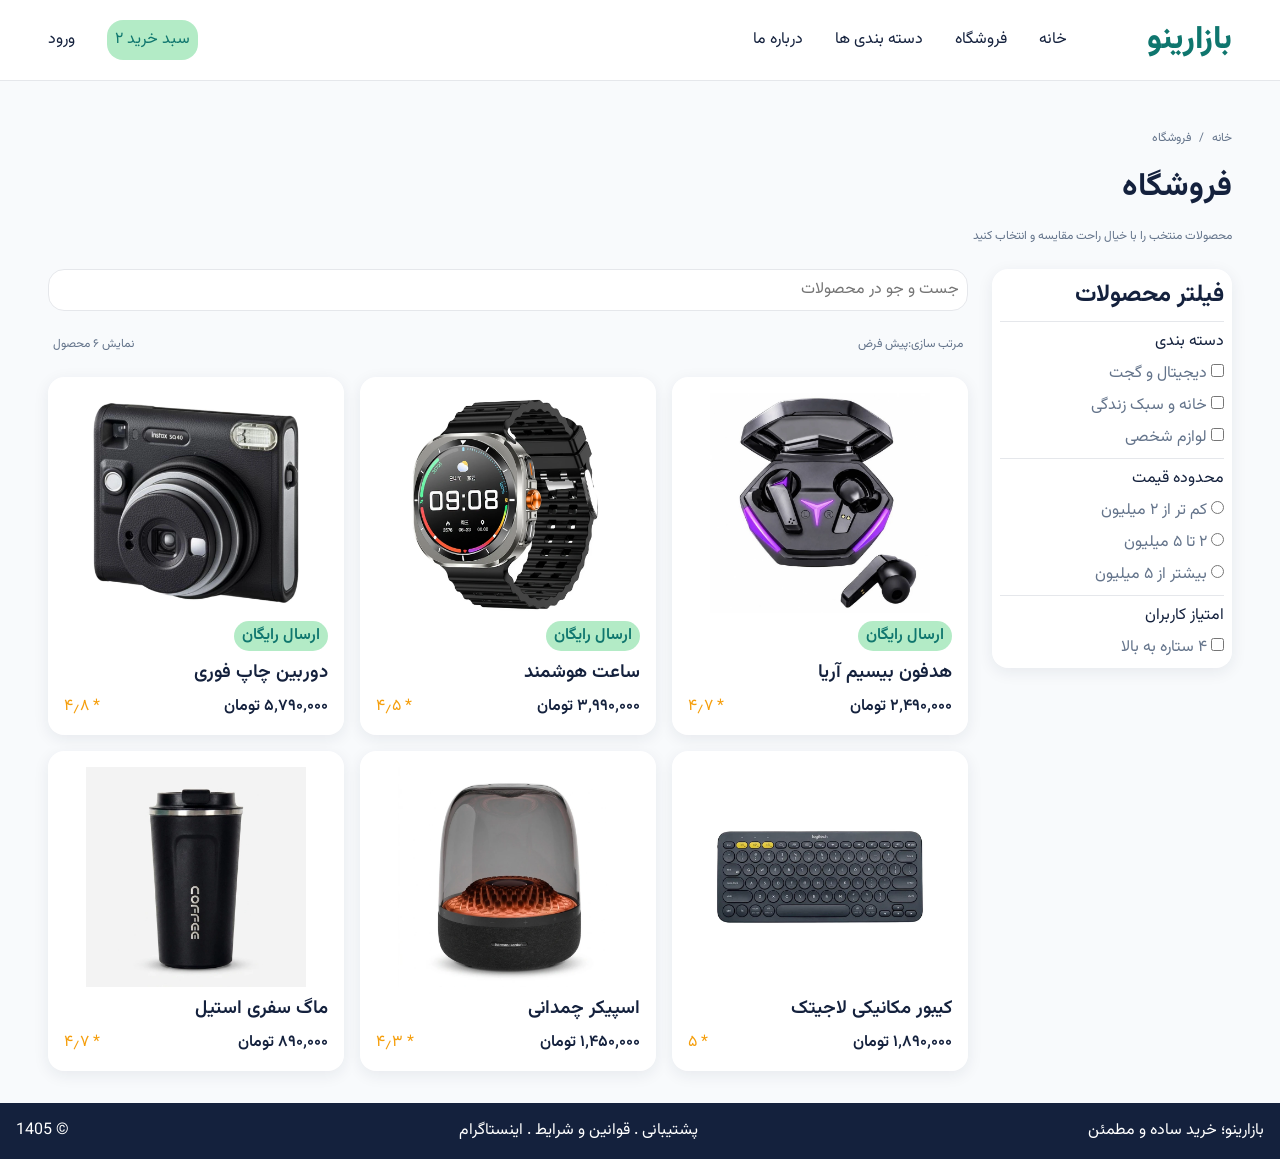
<file: index.html>
<!doctype html>
<html lang="fa" dir="rtl">
  <head>
    <meta charset="UTF-8" />
    <meta name="viewport" content="width=device-width, initial-scale=1.0" />
    <title>همه محصولات | بازارینو</title>
    <link rel="stylesheet" href="./css/cssreset.css" />
    <link rel="stylesheet" href="./css/font.css" />
    <link rel="stylesheet" href="./css/style.css" />
    <link rel="stylesheet" href="./css/responsive.css" />
  </head>
  <body>
    <header class="main-header">
      <nav class="main-header__navbar">
        <div class="main-header__rightside">
          <div class="main-header__logo">
            <a href="./index.html">بازارینو</a>
          </div>
          <a href="./index.html" class="main-header__link">خانه</a>
          <a href="./index.html" class="main-header__link">فروشگاه</a>
          <a href="#" class="main-header__link">دسته بندی ها</a>
          <a href="#" class="main-header__link">درباره ما</a>
        </div>
        <div class="main-header__leftside">
          <div class="main-header__cart">
            <a href="#" class="main-header__link">سبد خرید</a>
            <span class="main-header__cart-count">۲</span>
          </div>
          <a href="./rigester.html" class="main-header__link">ورود</a>
        </div>
      </nav>
    </header>
    <header class="mobile-header">
      <label class="mobile-header__menue">
        <svg
          xmlns="http://www.w3.org/2000/svg"
          width="24"
          height="24"
          viewBox="0 0 24 24"
          fill="none"
          stroke="currentColor"
          stroke-width="2"
          stroke-linecap="round"
          stroke-linejoin="round"
          class="lucide lucide-menu preview-icon"
        >
          <path d="M4 5h16" />
          <path d="M4 12h16" />
          <path d="M4 19h16" />
        </svg>
        <input type="checkbox" />
      </label>
      <div class="mobile-header__logo"><a href="./index.html">بازارینو</a></div>
      <div class="mobile-header__cart">
        <a href="#" class="mobile-header__link">
          <svg
            xmlns="http://www.w3.org/2000/svg"
            width="24"
            height="24"
            viewBox="0 0 24 24"
            fill="none"
            stroke="currentColor"
            stroke-width="2"
            stroke-linecap="round"
            stroke-linejoin="round"
            class="lucide lucide-shopping-cart preview-icon"
          >
            <path
              d="m2.05 2.05 1.099-.028a1 1 0 0 1 1.008.815l2.69 14.347A1 1 0 0 0 7.83 18H18"
            />
            <path
              d="M4.563 5h16.435a1 1 0 0 1 .981 1.204l-1.026 6.226A2 2 0 0 1 18.962 14H6.25"
            />
            <circle cx="18" cy="20" r="2" />
            <circle cx="8" cy="20" r="2" />
          </svg>
          <span class="mobile-header__cart-count">۲</span>
        </a>
      </div>
      <nav class="mobile-header__nav">
        <a href="./index.html" class="main-header__link">خانه</a>
        <a href="./rigester.html" class="main-header__link">ورود</a>
        <a href="./index.html" class="main-header__link">فروشگاه</a>
        <a href="#" class="main-header__link">دسته بندی ها</a>
        <a href="#" class="main-header__link">درباره ما</a>
        <div class="mobile__filters">
          <h2>فیلتر محصولات</h2>
          <form action="/" method="get">
            <fieldset>
              <legend>دسته بندی</legend>
              <label
                ><input
                  type="checkbox"
                  name="category"
                  value="digital-gadgets"
                />
                دیجیتال و گجت
              </label>
              <label>
                <input type="checkbox" name="category" value="home-lifestyle" />
                خانه و سبک زندگی
              </label>
              <label>
                <input type="checkbox" name="category" value="personal-stuff" />
                لوازم شخصی
              </label>
            </fieldset>
            <fieldset>
              <legend>محدوده قیمت</legend>

              <label
                ><input type="radio" name="price" value="under-2-million" />
                کم تر از ۲ میلیون
              </label>
              <label>
                <input type="radio" name="price" value="2-to-5-million" />
                ۲ تا ۵ میلیون
              </label>
              <label>
                <input type="radio" name="price" value="over-5-million" />
                بیشتر از ۵ میلیون
              </label>
            </fieldset>
            <fieldset>
              <legend>امتیاز کاربران</legend>
              <label>
                <input type="checkbox" name="only-more-than-4-star-products" />
                ۴ ستاره به بالا
              </label>
            </fieldset>
            <button>اعمال فیلتر</button>
          </form>
        </div>
      </nav>
    </header>
    <label class="mobile-search-bar">
      <input type="search" placeholder="جست و جو در محصولات" />
    </label>

    <main class="main">
      <nav class="main__breadcrumb" aria-label="مسیر راهنما">
        <ol>
          <li><a href="./index.html">خانه</a></li>
          <li aria-current="page">فروشگاه</li>
        </ol>
      </nav>
      <h1 class="main__title">فروشگاه</h1>
      <p class="main__discription">
        محصولات منتخب را با خیال راحت مقایسه و انتخاب کنید
      </p>
      <div class="main__products">
        <aside class="main__side-bar">
          <h2>فیلتر محصولات</h2>
          <form action="/" method="get">
            <fieldset>
              <legend>دسته بندی</legend>
              <label
                ><input
                  type="checkbox"
                  name="category"
                  value="digital-gadgets"
                />
                دیجیتال و گجت
              </label>
              <label>
                <input type="checkbox" name="category" value="home-lifestyle" />
                خانه و سبک زندگی
              </label>
              <label>
                <input type="checkbox" name="category" value="personal-stuff" />
                لوازم شخصی
              </label>
            </fieldset>
            <fieldset>
              <legend>محدوده قیمت</legend>

              <label
                ><input type="radio" name="price" value="under-2-million" />
                کم تر از ۲ میلیون
              </label>
              <label>
                <input type="radio" name="price" value="2-to-5-million" />
                ۲ تا ۵ میلیون
              </label>
              <label>
                <input type="radio" name="price" value="over-5-million" />
                بیشتر از ۵ میلیون
              </label>
            </fieldset>
            <fieldset>
              <legend>امتیاز کاربران</legend>
              <label>
                <input type="checkbox" name="only-more-than-4-star-products" />
                ۴ ستاره به بالا
              </label>
            </fieldset>
          </form>
        </aside>
        <div class="main__shop">
          <div class="main__search-bar">
            <label>
              <input type="search" placeholder="جست و جو در محصولات" />
            </label>
            <div class="main__search-info">
              <span>مرتب سازی:پیش فرض</span>
              <span>نمایش ۶ محصول</span>
            </div>
          </div>
          <div class="main__product-cards">
            <article class="main__product">
              <a href="./product.html" class="main__product-link">
                <img
                  src="./photo/aire-pod.webp"
                  alt="Black wireless earbuds with RGB lightning"
                  class="main__product-img"
                />
                <span class="main__free-shipping">ارسال رایگان</span>
                <h3 class="main__product-title">هدفون بیسیم آریا</h3>
                <div class="main__product-details">
                  <p class="main__product-price">۲٬۴۹۰٬۰۰۰ تومان</p>
                  <span class="main__product-rate">۴٫۷ *</span>
                </div>
              </a>
            </article>

            <article class="main__product">
              <a href="./product.html" class="main__product-link">
                <img
                  src="./photo/watch.webp"
                  alt="black smart watch  "
                  class="main__product-img"
                />
                <span class="main__free-shipping">ارسال رایگان</span>
                <h3 class="main__product-title">ساعت هوشمند</h3>
                <div class="main__product-details">
                  <p class="main__product-price">۳٬۹۹۰٬۰۰۰ تومان</p>
                  <span class="main__product-rate">۴٫۵ *</span>
                </div>
              </a>
            </article>
            <article class="main__product">
              <a href="./product.html" class="main__product-link">
                <img
                  src="./photo/camera.webp"
                  alt="orange camera"
                  class="main__product-img"
                />
                <span class="main__free-shipping">ارسال رایگان </span>
                <h3 class="main__product-title">دوربین چاپ فوری</h3>
                <div class="main__product-details">
                  <p class="main__product-price">۵٬۷۹۰٬۰۰۰ تومان</p>
                  <span class="main__product-rate">۴٫۸ *</span>
                </div>
              </a>
            </article>
            <article class="main__product">
              <a href="./product.html" class="main__product-link">
                <img
                  src="./photo/keybord.webp"
                  alt="logitex black mecanical keybord"
                  class="main__product-img"
                />
                <h3 class="main__product-title">کیبور مکانیکی لاجیتک</h3>
                <div class="main__product-details">
                  <p class="main__product-price">۱٬۸۹۰٬۰۰۰ تومان</p>
                  <span class="main__product-rate">۵ *</span>
                </div>
              </a>
            </article>
            <article class="main__product">
              <a href="./product.html" class="main__product-link">
                <img
                  src="./photo/speeker.webp"
                  alt="case speeker whit rgb lightin"
                  class="main__product-img"
                />
                <h3 class="main__product-title">اسپیکر چمدانی</h3>
                <div class="main__product-details">
                  <p class="main__product-price">۱٬۴۵۰٬۰۰۰ تومان</p>
                  <span class="main__product-rate">۴٫۳ *</span>
                </div></a
              >
            </article>
            <article class="main__product">
              <a href="./product.html" class="main__product-link">
                <img
                  src="./photo/cofee-mog.webp"
                  alt="black mog fot coffe"
                  class="main__product-img"
                />
                <h3 class="main__product-title">ماگ سفری استیل</h3>
                <div class="main__product-details">
                  <p class="main__product-price">۸۹۰٬۰۰۰ تومان</p>
                  <span class="main__product-rate">۴٫۷ *</span>
                </div>
              </a>
            </article>
          </div>
        </div>
      </div>
    </main>
    <footer class="footer">
      <p class="footer__copy">1405 &copy;</p>
      <div class="footer__links">
        <a href="#">پشتیبانی</a>
        .
        <a href="#">قوانین و شرایط</a>
        .
        <a href="#">اینستاگرام</a>
      </div>
      <a href="./index.html" class="footer__link"
        >بازارینو؛ خرید ساده و مطمئن</a
      >
    </footer>
  </body>
</html>
</file>
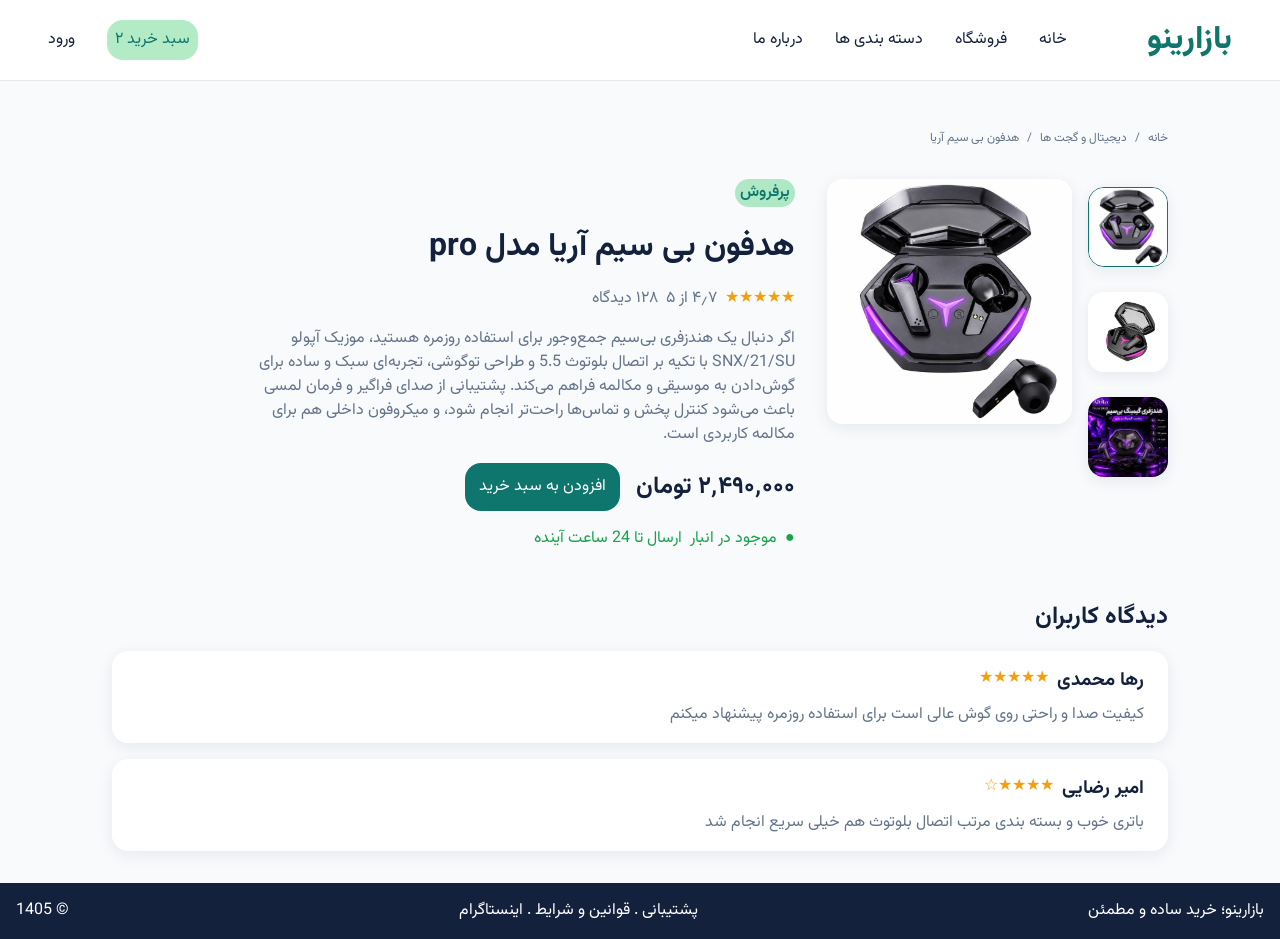
<file: product.html>
<!doctype html>
<html lang="fa" dir="rtl">
  <head>
    <meta charset="UTF-8" />
    <meta name="viewport" content="width=device-width, initial-scale=1.0" />
    <title>توضیحات محصول | بازارینو</title>
    <link rel="stylesheet" href="./css/cssreset.css" />
    <link rel="stylesheet" href="./css/font.css" />
    <link rel="stylesheet" href="./css/style.css" />
    <link rel="stylesheet" href="./css/responsive.css" />
  </head>
  <body>
    <header class="main-header">
      <nav class="main-header__navbar">
        <div class="main-header__rightside">
          <div class="main-header__logo">
            <a href="./index.html">بازارینو</a>
          </div>
          <a href="./index.html" class="main-header__link">خانه</a>
          <a href="./index.html" class="main-header__link">فروشگاه</a>
          <a href="#" class="main-header__link">دسته بندی ها</a>
          <a href="#" class="main-header__link">درباره ما</a>
        </div>
        <div class="main-header__leftside">
          <div class="main-header__cart">
            <a href="#" class="main-header__link">سبد خرید</a>
            <span class="main-header__cart-count">۲</span>
          </div>
          <a href="./rigester.html" class="main-header__link">ورود</a>
        </div>
      </nav>
    </header>
    <header class="mobile-header">
      <label class="mobile-header__menue">
        <svg
          xmlns="http://www.w3.org/2000/svg"
          width="24"
          height="24"
          viewBox="0 0 24 24"
          fill="none"
          stroke="currentColor"
          stroke-width="2"
          stroke-linecap="round"
          stroke-linejoin="round"
          class="lucide lucide-menu preview-icon"
        >
          <path d="M4 5h16" />
          <path d="M4 12h16" />
          <path d="M4 19h16" />
        </svg>
        <input type="checkbox" />
      </label>
      <div class="mobile-header__logo"><a href="./index.html">بازارینو</a></div>
      <div class="mobile-header__cart">
        <a href="#" class="mobile-header__link">
          <svg
            xmlns="http://www.w3.org/2000/svg"
            width="24"
            height="24"
            viewBox="0 0 24 24"
            fill="none"
            stroke="currentColor"
            stroke-width="2"
            stroke-linecap="round"
            stroke-linejoin="round"
            class="lucide lucide-shopping-cart preview-icon"
          >
            <path
              d="m2.05 2.05 1.099-.028a1 1 0 0 1 1.008.815l2.69 14.347A1 1 0 0 0 7.83 18H18"
            />
            <path
              d="M4.563 5h16.435a1 1 0 0 1 .981 1.204l-1.026 6.226A2 2 0 0 1 18.962 14H6.25"
            />
            <circle cx="18" cy="20" r="2" />
            <circle cx="8" cy="20" r="2" />
          </svg>
          <span class="mobile-header__cart-count">۲</span>
        </a>
      </div>
      <nav class="mobile-header__nav">
        <a href="./index.html" class="main-header__link">خانه</a>
        <a href="./rigester.html" class="main-header__link">ورود</a>
        <a href="./index.html" class="main-header__link">فروشگاه</a>
        <a href="#" class="main-header__link">دسته بندی ها</a>
        <a href="#" class="main-header__link">درباره ما</a>
      </nav>
    </header>
    <label class="mobile-search-bar">
      <input type="search" placeholder="جست و جو در محصولات" />
    </label>
    <main class="main main-product">
      <nav class="main__breadcrumb" aria-label="مسیر راهنما">
        <ol>
          <li><a href="./index.html">خانه</a></li>
          <li><a href="#">دیجیتال و گجت ها </a></li>
          <li aria-current="page">هدفون بی سیم آریا</li>
        </ol>
      </nav>
      <div class="main-product__details">
        <div class="main-product__product-photo">
          <div class="main-product__thumbnails">
            <button type="button" class="main-product__thumbnail">
              <img
                src="./photo/aire-pod.webp"
                alt="هدفون بیسیم آریا در رنگ قرمزو مشکی که درب باکس باز است و نور rgb مشخص شده "
                class="main-product__thumbnails-img"
              />
            </button>
            <button type="button" class="main-product__thumbnail">
              <img
                src="./photo/arire-pod/air-pod-3.webp"
                alt="هدفون بیسیم آریا در رنگ بنفش قزمر و مشکی که درب باکس باز است و نور rgb مشخص شده است "
                class="main-product__thumbnails-img"
              />
            </button>
            <button type="button" class="main-product__thumbnail">
              <img
                src="./photo/arire-pod/air-pod-4.webp"
                alt="توضیحات کلی کالا در یک عکس هستند که در وسط عکس خود خدفون در رنگ بنفش و قرمز حضور دار"
                class="main-product__thumbnails-img"
              />
            </button>
          </div>
          <div class="main-product__main-photo">
            <img
              src="./photo/aire-pod.webp"
              alt="هدفون بی سیم آریا در رنگ مشکی و بنفش که درب باکس محصول باز است و نور rgb مشخص شده است"
              class="main-product__main-img"
            />
          </div>
        </div>
        <div class="main-product__product-info">
          <span class="main-product__hotsell-label">پرفروش</span>
          <h1 class="main-product__product-name">هدفون بی سیم آریا مدل pro</h1>
          <div class="main-product__rate-info">
            <span class="main-product__rate-star">★★★★★</span>
            <span class="main-product__rate-number">۴٫۷ از ۵</span>
            <span class="main-product__comments-number">۱۲۸ دیدگاه</span>
          </div>
          <p class="main-product__description">
            اگر دنبال یک هندزفری بی‌سیم جمع‌وجور برای استفاده روزمره هستید،
            موزیک آپولو SNX/21/SU با تکیه بر اتصال بلوتوث 5.5 و طراحی توگوشی،
            تجربه‌ای سبک و ساده برای گوش‌دادن به موسیقی و مکالمه فراهم می‌کند.
            پشتیبانی از صدای فراگیر و فرمان لمسی باعث می‌شود کنترل پخش و تماس‌ها
            راحت‌تر انجام شود، و میکروفون داخلی هم برای مکالمه کاربردی است.
          </p>
          <div class="main-product__purchase-section">
            <h2 class="main-product__price">۲٬۴۹۰٬۰۰۰ تومان</h2>
            <button type="button" class="main-product__add-to-cart">
              افزودن به سبد خرید
            </button>
          </div>
          <div class="main-product__stock">
            <p class="main-product__stock-availability">موجود در انبار</p>
            <p class="main-product__shipping-time">ارسال تا 24 ساعت آینده</p>
          </div>
        </div>
      </div>
      <div class="main-product__comments-container">
        <h2 class="main-product__comments-tittle">دیدگاه کاربران</h2>
        <div class="main-product__user-review">
          <div class="main-product__user-info">
            <h3 class="main_product__user-name">رها محمدی</h3>
            <span class="main_product__user-rate">★★★★★</span>
          </div>
          <p class="main_product__user-comment">
            کیفیت صدا و راحتی روی گوش عالی است برای استفاده روزمره پیشنهاد میکنم
          </p>
        </div>
        <div class="main-product__user-review">
          <div class="main-product__user-info">
            <h3 class="main_product__user-name">امیر رضایی</h3>
            <span class="main_product__user-rate">★★★★☆</span>
          </div>
          <p class="main_product__user-comment">
            باتری خوب و بسته بندی مرتب اتصال بلوتوث هم خیلی سریع انجام شد
          </p>
        </div>
      </div>
    </main>
    <footer class="footer">
      <p class="footer__copy">1405 &copy;</p>
      <div class="footer__links">
        <a href="#">پشتیبانی</a>
        .
        <a href="#">قوانین و شرایط</a>
        .
        <a href="#">اینستاگرام</a>
      </div>
      <a href="./index.html" class="footer__link"
        >بازارینو؛ خرید ساده و مطمئن</a
      >
    </footer>
  </body>
</html>
</file>
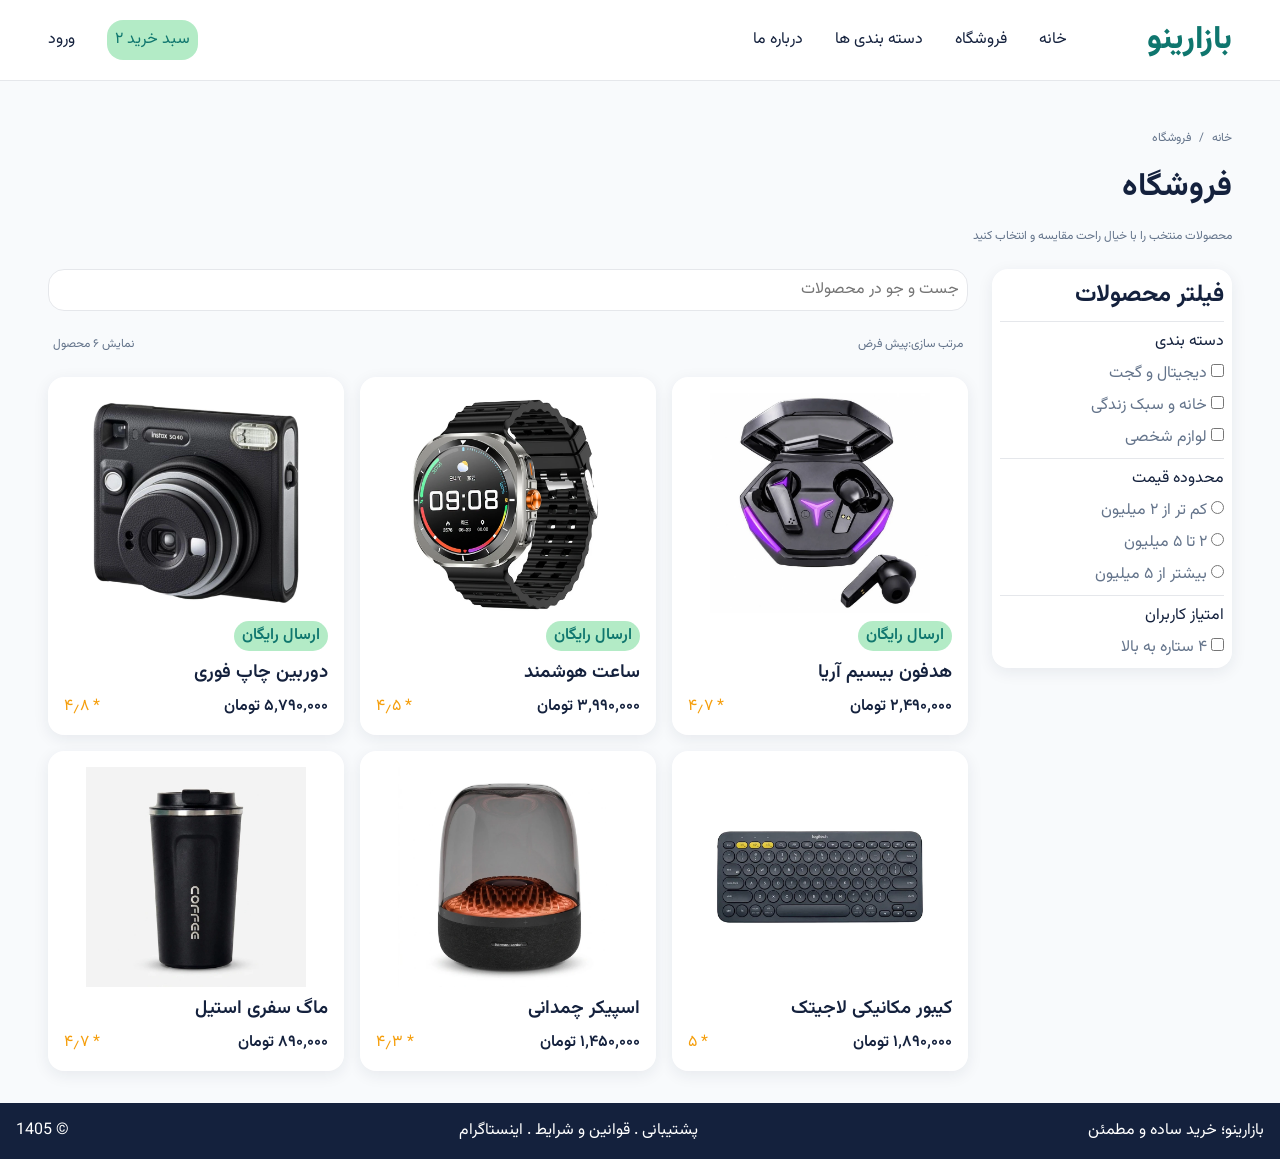
<file: products.html>
<!doctype html>
<html lang="fa" dir="rtl">
  <head>
    <meta charset="UTF-8" />
    <meta name="viewport" content="width=device-width, initial-scale=1.0" />
    <title>همه محصولات | بازارینو</title>
    <link rel="stylesheet" href="./css/cssreset.css" />
    <link rel="stylesheet" href="./css/font.css" />
    <link rel="stylesheet" href="./css/style.css" />
    <link rel="stylesheet" href="./css/responsive.css" />
  </head>
  <body>
    <header class="main-header">
      <nav class="main-header__navbar">
        <div class="main-header__rightside">
          <div class="main-header__logo"><a href="#">بازارینو</a></div>
          <a href="./products.html" class="main-header__link">خانه</a>
          <a href="./products.html" class="main-header__link">فروشگاه</a>
          <a href="#" class="main-header__link">دسته بندی ها</a>
          <a href="#" class="main-header__link">درباره ما</a>
        </div>
        <div class="main-header__leftside">
          <div class="main-header__cart">
            <a href="#" class="main-header__link">سبد خرید</a>
            <span class="main-header__cart-count">۲</span>
          </div>
          <a href="./rigester.html" class="main-header__link">ورود</a>
        </div>
      </nav>
    </header>
    <header class="mobile-header">
      <label class="mobile-header__menue">
        <svg
          xmlns="http://www.w3.org/2000/svg"
          width="24"
          height="24"
          viewBox="0 0 24 24"
          fill="none"
          stroke="currentColor"
          stroke-width="2"
          stroke-linecap="round"
          stroke-linejoin="round"
          class="lucide lucide-menu preview-icon"
        >
          <path d="M4 5h16" />
          <path d="M4 12h16" />
          <path d="M4 19h16" />
        </svg>
        <input type="checkbox" />
      </label>
      <div class="mobile-header__logo"><a href="#">بازارینو</a></div>
      <div class="mobile-header__cart">
        <a href="#" class="mobile-header__link">
          <svg
            xmlns="http://www.w3.org/2000/svg"
            width="24"
            height="24"
            viewBox="0 0 24 24"
            fill="none"
            stroke="currentColor"
            stroke-width="2"
            stroke-linecap="round"
            stroke-linejoin="round"
            class="lucide lucide-shopping-cart preview-icon"
          >
            <path
              d="m2.05 2.05 1.099-.028a1 1 0 0 1 1.008.815l2.69 14.347A1 1 0 0 0 7.83 18H18"
            />
            <path
              d="M4.563 5h16.435a1 1 0 0 1 .981 1.204l-1.026 6.226A2 2 0 0 1 18.962 14H6.25"
            />
            <circle cx="18" cy="20" r="2" />
            <circle cx="8" cy="20" r="2" />
          </svg>
          <span class="mobile-header__cart-count">۲</span>
        </a>
      </div>
      <nav class="mobile-header__nav">
        <a href="./products.html" class="main-header__link">خانه</a>
        <a href="./rigester.html" class="main-header__link">ورود</a>
        <a href="./products.html" class="main-header__link">فروشگاه</a>
        <a href="#" class="main-header__link">دسته بندی ها</a>
        <a href="#" class="main-header__link">درباره ما</a>
        <div class="mobile__filters">
          <h2>فیلتر محصولات</h2>
          <form action="/" method="get">
            <fieldset>
              <legend>دسته بندی</legend>
              <label
                ><input
                  type="checkbox"
                  name="category"
                  value="digital-gadgets"
                />
                دیجیتال و گجت
              </label>
              <label>
                <input type="checkbox" name="category" value="home-lifestyle" />
                خانه و سبک زندگی
              </label>
              <label>
                <input type="checkbox" name="category" value="personal-stuff" />
                لوازم شخصی
              </label>
            </fieldset>
            <fieldset>
              <legend>محدوده قیمت</legend>

              <label
                ><input type="radio" name="price" value="under-2-million" />
                کم تر از ۲ میلیون
              </label>
              <label>
                <input type="radio" name="price" value="2-to-5-million" />
                ۲ تا ۵ میلیون
              </label>
              <label>
                <input type="radio" name="price" value="over-5-million" />
                بیشتر از ۵ میلیون
              </label>
            </fieldset>
            <fieldset>
              <legend>امتیاز کاربران</legend>
              <label>
                <input type="checkbox" name="only-more-than-4-star-products" />
                ۴ ستاره به بالا
              </label>
            </fieldset>
            <button>اعمال فیلتر</button>
          </form>
        </div>
      </nav>
    </header>
    <label class="mobile-search-bar">
      <input type="search" placeholder="جست و جو در محصولات" />
    </label>

    <main class="main">
      <nav class="main__breadcrumb" aria-label="مسیر راهنما">
        <ol>
          <li><a href="./products.html">خانه</a></li>
          <li aria-current="page">فروشگاه</li>
        </ol>
      </nav>
      <h1 class="main__title">فروشگاه</h1>
      <p class="main__discription">
        محصولات منتخب را با خیال راحت مقایسه و انتخاب کنید
      </p>
      <div class="main__products">
        <aside class="main__side-bar">
          <h2>فیلتر محصولات</h2>
          <form action="/" method="get">
            <fieldset>
              <legend>دسته بندی</legend>
              <label
                ><input
                  type="checkbox"
                  name="category"
                  value="digital-gadgets"
                />
                دیجیتال و گجت
              </label>
              <label>
                <input type="checkbox" name="category" value="home-lifestyle" />
                خانه و سبک زندگی
              </label>
              <label>
                <input type="checkbox" name="category" value="personal-stuff" />
                لوازم شخصی
              </label>
            </fieldset>
            <fieldset>
              <legend>محدوده قیمت</legend>

              <label
                ><input type="radio" name="price" value="under-2-million" />
                کم تر از ۲ میلیون
              </label>
              <label>
                <input type="radio" name="price" value="2-to-5-million" />
                ۲ تا ۵ میلیون
              </label>
              <label>
                <input type="radio" name="price" value="over-5-million" />
                بیشتر از ۵ میلیون
              </label>
            </fieldset>
            <fieldset>
              <legend>امتیاز کاربران</legend>
              <label>
                <input type="checkbox" name="only-more-than-4-star-products" />
                ۴ ستاره به بالا
              </label>
            </fieldset>
          </form>
        </aside>
        <div class="main__shop">
          <div class="main__search-bar">
            <label>
              <input type="search" placeholder="جست و جو در محصولات" />
            </label>
            <div class="main__search-info">
              <span>مرتب سازی:پیش فرض</span>
              <span>نمایش ۶ محصول</span>
            </div>
          </div>
          <div class="main__product-cards">
            <article class="main__product">
              <a href="./product.html" class="main__product-link">
                <img
                  src="./photo/aire-pod.webp"
                  alt="Black wireless earbuds with RGB lightsing"
                  class="main__product-img"
                />
                <span class="main__free-shipping">ارسال رایگان</span>
                <h3 class="main__product-title">هدفون بیسیم آریا</h3>
                <div class="main__product-details">
                  <p class="main__product-price">۲٬۴۹۰٬۰۰۰ تومان</p>
                  <span class="main__product-rate">۴٫۷ *</span>
                </div>
              </a>
            </article>

            <article class="main__product">
              <a href="/" class="main__product-link">
                <img
                  src="./photo/watch.webp"
                  alt="black smart watch  "
                  class="main__product-img"
                />
                <span class="main__free-shipping">ارسال رایگان</span>
                <h3 class="main__product-title">ساعت هوشمند</h3>
                <div class="main__product-details">
                  <p class="main__product-price">۳٬۹۹۰٬۰۰۰ تومان</p>
                  <span class="main__product-rate">۴٫۵ *</span>
                </div>
              </a>
            </article>
            <article class="main__product">
              <a href="#" class="main__product-link">
                <img
                  src="./photo/camera.webp"
                  alt="orange camera"
                  class="main__product-img"
                />
                <span class="main__free-shipping">ارسال رایگان </span>
                <h3 class="main__product-title">دوربین چاپ فوری</h3>
                <div class="main__product-details">
                  <p class="main__product-price">۵٬۷۹۰٬۰۰۰ تومان</p>
                  <span class="main__product-rate">۴٫۸ *</span>
                </div>
              </a>
            </article>
            <article class="main__product">
              <a href="#" class="main__product-link">
                <img
                  src="./photo/keybord.webp"
                  alt="logitex black mecanical keybord"
                  class="main__product-img"
                />
                <h3 class="main__product-title">کیبور مکانیکی لاجیتک</h3>
                <div class="main__product-details">
                  <p class="main__product-price">۱٬۸۹۰٬۰۰۰ تومان</p>
                  <span class="main__product-rate">۵ *</span>
                </div>
              </a>
            </article>
            <article class="main__product">
              <a href="#" class="main__product-link">
                <img
                  src="./photo/speeker.webp"
                  alt="case speeker whit rgb lightin"
                  class="main__product-img"
                />
                <h3 class="main__product-title">اسپیکر چمدانی</h3>
                <div class="main__product-details">
                  <p class="main__product-price">۱٬۴۵۰٬۰۰۰ تومان</p>
                  <span class="main__product-rate">۴٫۳ *</span>
                </div></a
              >
            </article>
            <article class="main__product">
              <a href="#" class="main__product-link">
                <img
                  src="./photo/cofee-mog.webp"
                  alt="black mog fot coffe"
                  class="main__product-img"
                />
                <h3 class="main__product-title">ماگ سفری استیل</h3>
                <div class="main__product-details">
                  <p class="main__product-price">۸۹۰٬۰۰۰ تومان</p>
                  <span class="main__product-rate">۴٫۷ *</span>
                </div>
              </a>
            </article>
          </div>
        </div>
      </div>
    </main>
    <footer class="footer">
      <p class="footer__copy">1405 &copy;</p>
      <div class="footer__links">
        <a href="#">پشتیبانی</a>
        .
        <a href="#">قوانین و شرایط</a>
        .
        <a href="#">اینستاگرام</a>
      </div>
      <a href="/" class="footer__link">بازارینو؛ خرید ساده و مطمئن</a>
    </footer>
  </body>
</html>
</file>
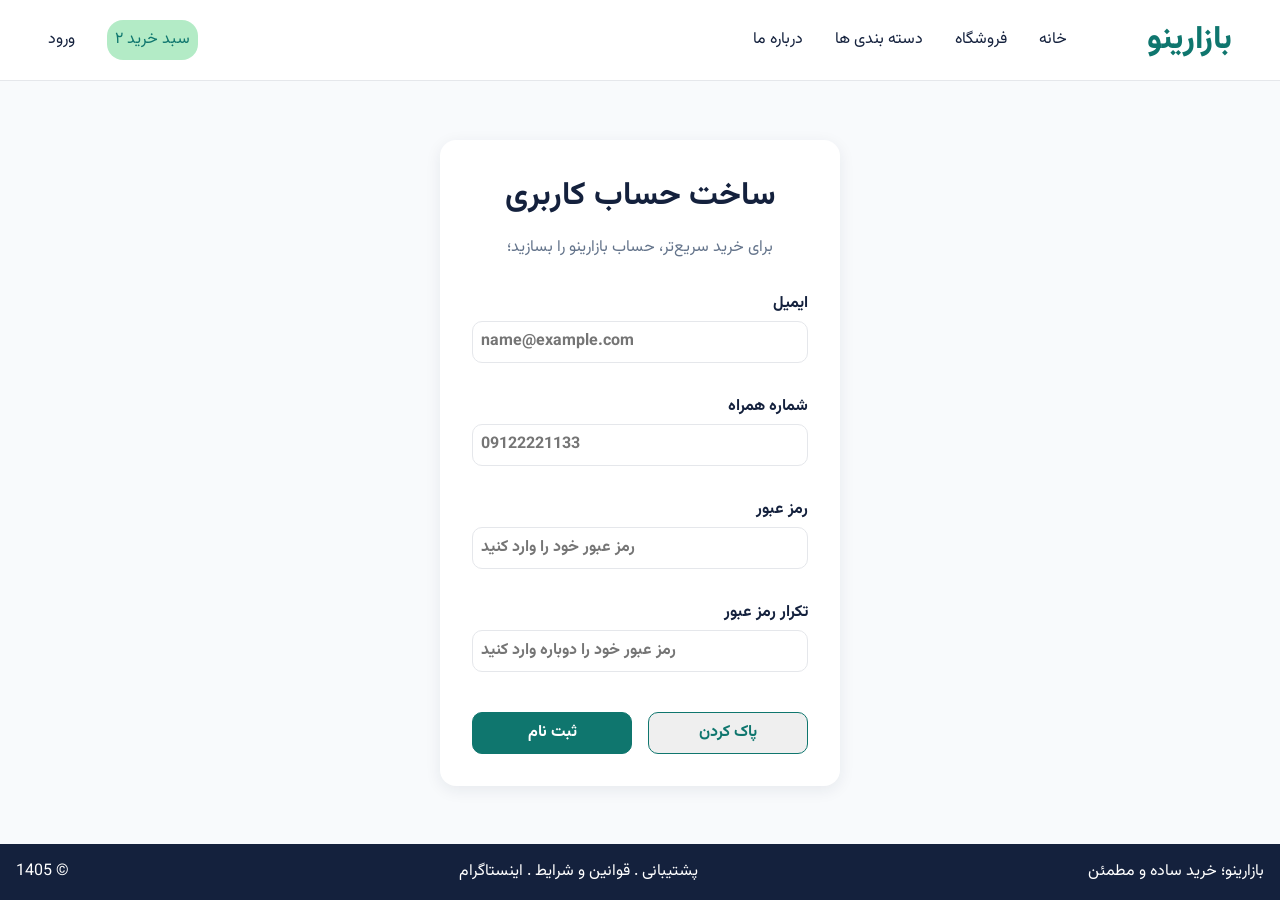
<file: rigester.html>
<!doctype html>
<html lang="fa" dir="rtl">
  <head>
    <meta charset="UTF-8" />
    <meta name="viewport" content="width=device-width, initial-scale=1.0" />
    <title>ورود ؛ ثبت نام | بازارینو</title>
    <link rel="stylesheet" href="./css/cssreset.css" />
    <link rel="stylesheet" href="./css/font.css" />
    <link rel="stylesheet" href="./css/style.css" />
    <link rel="stylesheet" href="./css/responsive.css" />
  </head>
  <body>
    <header class="main-header">
      <nav class="main-header__navbar">
        <div class="main-header__rightside">
          <div class="main-header__logo">
            <a href="index.html">بازارینو</a>
          </div>
          <a href="./index.html" class="main-header__link">خانه</a>
          <a href="./index.html" class="main-header__link">فروشگاه</a>
          <a href="#" class="main-header__link">دسته بندی ها</a>
          <a href="#" class="main-header__link">درباره ما</a>
        </div>
        <div class="main-header__leftside">
          <div class="main-header__cart">
            <a href="#" class="main-header__link">سبد خرید</a>
            <span class="main-header__cart-count">۲</span>
          </div>
          <a href="./rigester.html" class="main-header__link">ورود</a>
        </div>
      </nav>
    </header>
    <header class="mobile-header">
      <label class="mobile-header__menue">
        <svg
          xmlns="http://www.w3.org/2000/svg"
          width="24"
          height="24"
          viewBox="0 0 24 24"
          fill="none"
          stroke="currentColor"
          stroke-width="2"
          stroke-linecap="round"
          stroke-linejoin="round"
          class="lucide lucide-menu preview-icon"
        >
          <path d="M4 5h16" />
          <path d="M4 12h16" />
          <path d="M4 19h16" />
        </svg>
        <input type="checkbox" />
      </label>
      <div class="mobile-header__logo"><a href="#">بازارینو</a></div>
      <div class="mobile-header__cart">
        <a href="#" class="mobile-header__link">
          <svg
            xmlns="http://www.w3.org/2000/svg"
            width="24"
            height="24"
            viewBox="0 0 24 24"
            fill="none"
            stroke="currentColor"
            stroke-width="2"
            stroke-linecap="round"
            stroke-linejoin="round"
            class="lucide lucide-shopping-cart preview-icon"
          >
            <path
              d="m2.05 2.05 1.099-.028a1 1 0 0 1 1.008.815l2.69 14.347A1 1 0 0 0 7.83 18H18"
            />
            <path
              d="M4.563 5h16.435a1 1 0 0 1 .981 1.204l-1.026 6.226A2 2 0 0 1 18.962 14H6.25"
            />
            <circle cx="18" cy="20" r="2" />
            <circle cx="8" cy="20" r="2" />
          </svg>
          <span class="mobile-header__cart-count">۲</span>
        </a>
      </div>
      <nav class="mobile-header__nav">
        <a href="./index.html" class="main-header__link">خانه</a>
        <a href="./rigester.html" class="main-header__link">ورود</a>
        <a href="./index.html" class="main-header__link">فروشگاه</a>
        <a href="#" class="main-header__link">دسته بندی ها</a>
        <a href="#" class="main-header__link">درباره ما</a>
      </nav>
    </header>
    <label class="mobile-search-bar">
      <input type="search" placeholder="جست و جو در محصولات" />
    </label>
    <main class="main register">
      <form action="/" method="get" class="register__form">
        <h1 class="register__title">ساخت حساب کاربری</h1>
        <p class="register__text">
          برای خرید سریع‌تر، حساب بازارینو را بسازید؛
        </p>
        <label class="register__lable">
          ایمیل
          <input
            type="email"
            placeholder="name@example.com"
            name="user-email"
            required
          />
        </label>
        <label class="register__lable">
          شماره همراه
          <input
            type="tel"
            required
            name="user-phone-number"
            placeholder="09122221133"
            pattern="09[0-9]{9}|۰۹[۰-۹]{9}"
          />
        </label>
        <label class="register__lable">
          رمز عبور
          <input
            type="password"
            name="user-password"
            required
            placeholder="رمز عبور خود را وارد کنید"
            minlength="8"
            maxlength="64"
          />
        </label>
        <label class="register__lable">
          تکرار رمز عبور
          <input
            type="password"
            name="user-reinter-password"
            required
            placeholder="رمز عبور خود را دوباره وارد کنید"
            minlength="8"
            maxlength="64"
          />
        </label>
        <div class="register__button">
          <button type="reset">پاک کردن</button>
          <button type="submit">ثبت نام</button>
        </div>
      </form>
    </main>
    <footer class="footer">
      <p class="footer__copy">1405 &copy;</p>
      <div class="footer__links">
        <a href="#">پشتیبانی</a>
        .
        <a href="#">قوانین و شرایط</a>
        .
        <a href="#">اینستاگرام</a>
      </div>
      <a href="./index.htmls" class="footer__link"
        >بازارینو؛ خرید ساده و مطمئن</a
      >
    </footer>
  </body>
</html>
</file>
<file: css/font.css>
@font-face {
    font-family: vazirmatn;
    src: url(./Vazirmatn[wght].woff2);
    font-weight: 100 900;
    font-style: normal;
    font-display: swap;
}
</file>
<file: css/style.css>
@import url(./animotion.css);

:root {
  --color-primary: #0f766e;
  --color-primary-light: #31ca645e;
  --color-accent: #f59e0b;
  --color-text: #14213d;
  --color-text-muted: #64748b;
  --color-background: #f8fafc;
  --color-surface: #ffffff;
  --color-border: #e5e7eb;
  --color-success: #16a34a;
  --color-error: #dc2626;
  --font-family: "Vazirmatn", sans-serif;
  --font-weight-regular: 400;
  --font-weight-semibold: 600;
  --font-weight-bold: 700;
  --font-weight-extrabold: 800;
  --spacing-1: 8px;
  --spacing-2: 16px;
  --spacing-3: 24px;
  --spacing-4: 32px;
  --spacing-5: 48px;
  --radius-card: 16px;
  --shadow-soft: 0 4px 16px rgb(20 33 61 / 8%);
  --shadow-primary: 0 0 0 3px rgb(15 118 110 / 15%);
}
body {
  min-height: 100vh;
  display: flex;
  flex-direction: column;
  background-color: var(--color-background);
  color: var(--color-text);
  font-family: var(--font-family);
}
.main-header {
  padding: var(--spacing-2) 3rem;
  border-bottom: var(--color-border) 1px solid;
  background-color: var(--color-surface);
  position: sticky;
  top: 0;
}
.main-header__navbar {
  display: flex;
  justify-content: space-between;
  align-items: center;
}

.main-header__rightside,
.main-header__leftside {
  display: flex;
  align-items: center;
  gap: var(--spacing-4);
}
.main-header__logo {
  font-size: 2rem;
  font-weight: var(--font-weight-extrabold);
  color: var(--color-primary);
  margin-left: var(--spacing-5);
}
.main-header__cart {
  background-color: var(--color-primary-light);
  color: var(--color-primary);
  padding: var(--spacing-1);
  border-radius: var(--spacing-2);
}
.main-header__cart:hover {
  box-shadow: var(--shadow-primary);
}
.main-header__link {
  position: relative;
}
.main-header__link::after {
  content: "";
  position: absolute;
  background-color: var(--color-primary);
  bottom: -5px;
  right: 0;
  height: 2px;
  width: 0;
  transition: width 0.3s ease;
}
.main-header__link:hover::after {
  width: 100%;
}
.main-header__cart .main-header__link::after {
  display: none;
}
.main__breadcrumb,
.main__title {
  margin: var(--spacing-2) 0;
}

.main__breadcrumb > ol {
  display: flex;
  align-items: center;
  gap: var(--spacing-1);
}
.main__breadcrumb li {
  color: var(--color-text-muted);
  font-size: 12px;
}
.main__breadcrumb li + li::before {
  content: "/";
  margin-left: var(--spacing-1);
}

.main {
  padding: 2rem 3rem;
  flex: 1;
}
.main__discription {
  color: var(--color-text-muted);
  font-size: 12px;
  margin: var(--spacing-2) 0;
}
.main__products {
  display: grid;
  margin-top: var(--spacing-3);
  grid-template-columns: 240px 1fr;
  gap: var(--spacing-3);
}
.main__product-cards {
  display: grid;
  grid-template-columns: repeat(3, 1fr);
  gap: var(--spacing-2);
}
.main__search-bar input {
  padding: var(--spacing-1);
  border: 1px solid var(--color-border);
  border-radius: var(--radius-card);
  width: 100%;
  outline: none;
  background-color: var(--color-surface);
}
.main__search-bar input:focus {
  border-color: var(--color-primary);
}
.main__search-info {
  display: flex;
  justify-content: space-between;
  color: var(--color-text-muted);
  font-size: 12px;
  padding: 0 5px;
  margin: var(--spacing-3) 0;
}
.main__product-img {
  width: 100%;
  object-fit: contain;
  overflow: hidden;
  height: 220px;
}
.main__product {
  background-color: var(--color-surface);
  display: flex;
  flex-direction: column;
  border-radius: var(--radius-card);
  padding: var(--spacing-2);
  box-shadow: var(--shadow-soft);
}
.main__product-link {
  display: flex;
  flex-direction: column;
  gap: var(--spacing-1);
}
.main__product-details {
  display: flex;
  justify-content: space-between;
}
.main__product-details > p,
.main__product-title {
  font-weight: var(--font-weight-semibold);
}
.main__product-rate {
  direction: ltr;
  color: var(--color-accent);
}
.main__free-shipping {
  background-color: var(--color-primary-light);
  color: var(--color-primary);
  border-radius: var(--radius-card);
  padding: 3px 8px;
  align-self: start;
  font-weight: var(--font-weight-semibold);
}

.main__side-bar {
  display: flex;
  align-self: start;
  flex-direction: column;
  position: sticky;
  top: 200px;
  background-color: var(--color-surface);
  border-radius: var(--radius-card);
  padding: var(--spacing-1);
  box-shadow: var(--shadow-soft);
}
.main__side-bar fieldset {
  display: flex;
  flex-direction: column;
  border: none;
  gap: var(--spacing-1);
  margin-top: var(--spacing-1);
  color: var(--color-text-muted);
}
fieldset > legend {
  color: var(--color-text);
}
.main__side-bar fieldset > legend:first-child {
  width: 100%;
  border-top: 1px solid var(--color-border);
  padding-top: var(--spacing-1);
}
.main__side-bar fieldset label:nth-child(2) {
  margin-top: var(--spacing-1);
}
input[type="checkbox"],
input[type="radio"] {
  accent-color: var(--color-primary);
}
.footer {
  width: 100%;
  direction: ltr;
  display: flex;
  justify-content: space-between;
  align-items: center;
  background-color: var(--color-text);
  color: var(--color-surface);
  padding: var(--spacing-2);
}
.main-product {
  width: 90%;
  margin-inline: auto;
}
.main-product__details {
  margin-top: var(--spacing-4);
  display: grid;
  grid-template-columns: 1fr 2fr;
  gap: var(--spacing-4);
  align-items: start;
}

.main-product__product-photo {
  display: grid;
  grid-template-columns: 80px minmax(0, 1fr);
  gap: var(--spacing-2);
  align-items: start;
}

.main-product__thumbnails-img {
  width: 100%;
  border-radius: var(--radius-card);
  box-shadow: var(--shadow-soft);
  margin: var(--spacing-1) 0;
}
.main-product__main-img {
  width: 100%;
  max-height: 420px;
  object-fit: contain;
  border-radius: var(--radius-card);
  box-shadow: var(--shadow-soft);
  background-color: var(--color-surface);
}
.main-product__thumbnail {
  background: none;
  border: none;
  padding: 0;
  font: inherit;
}
.main-product__thumbnail:first-child .main-product__thumbnails-img {
  border: solid 1px var(--color-primary);
}
.main-product__product-info {
  display: flex;
  flex-direction: column;
  gap: var(--spacing-2);
}

.main-product__hotsell-label {
  padding: 2px 5px;
  background-color: var(--color-primary-light);
  color: var(--color-primary);
  border-radius: var(--radius-card);
  font-weight: var(--font-weight-semibold);
  align-self: start;
}
.main-product__rate-info {
  display: flex;
  gap: var(--spacing-1);
}
.main-product__rate-star {
  color: var(--color-accent);
}
.main-product__rate-number,
.main-product__comments-number {
  color: var(--color-text-muted);
}
.main-product__description {
  max-width: 80%;
  color: var(--color-text-muted);
}
.main-product__purchase-section {
  display: flex;
  align-items: center;
  gap: var(--spacing-2);
}
.main-product__add-to-cart {
  border: none;
  background-color: var(--color-primary);
  color: var(--color-surface);
  padding: 12px 14px;
  border-radius: var(--radius-card);
}
.main-product__add-to-cart:hover {
  box-shadow: var(--shadow-primary);
}
.main-product__stock {
  display: flex;
  color: var(--color-success);
  gap: var(--spacing-1);
}
.main-product__stock::before {
  content: "●";
}

.main-product__comments-container {
  display: flex;
  flex-direction: column;
  margin-top: var(--spacing-5);
  gap: var(--spacing-2);
}
.main-product__user-review {
  display: flex;
  flex-direction: column;
  gap: var(--spacing-1);
  padding: var(--spacing-2) var(--spacing-3);
  background-color: var(--color-surface);
  border-radius: var(--radius-card);
  box-shadow: var(--shadow-soft);
}
.main-product__user-info {
  display: flex;
  gap: var(--spacing-1);
}
.main_product__user-rate {
  color: var(--color-accent);
}
.main_product__user-comment {
  color: var(--color-text-muted);
}
.register {
  display: flex;
  justify-content: center;
  align-items: center;
  min-height: calc(100vh - 160px);
}
.register__title,
.register__text {
  text-align: center;
}

.register__text {
  color: var(--color-text-muted);
}
.register__form {
  text-align: right;
  width: 100%;
  max-width: 25rem;
  padding: var(--spacing-4);
  border-radius: var(--radius-card);
  box-shadow: var(--shadow-soft);
  background-color: var(--color-surface);
  display: flex;
  flex-direction: column;
  gap: var(--spacing-2);
}
.register__form label {
  margin-top: var(--spacing-2);
  display: block;
  text-align: right;
  font-weight: var(--font-weight-bold);
}
.register__form input {
  display: block;
  width: 100%;
  border-radius: 10px;
  padding: var(--spacing-1) var(--spacing-1);
  border: 1px solid var(--color-border);
  margin-top: 5px;
  text-align: left;
}
.register__button {
  display: flex;
  gap: var(--spacing-2);
  margin-top: var(--spacing-3);
}

.register__button button {
  flex: 1;
  padding: var(--spacing-1) var(--spacing-3);
  border-radius: 10px;
  border: 1px solid var(--color-primary);
  font-weight: var(--font-weight-bold);
}
.register__button button:hover {
  box-shadow: var(--shadow-primary);
}
.register__button button:first-child {
  color: var(--color-primary);
}
.register__button button:not(:first-child) {
  background-color: var(--color-primary);
  color: var(--color-surface);
}
.register__form input:focus {
  outline: none;
  border-color: var(--color-primary);
  box-shadow: var(--shadow-primary);
}
.register__form input:user-valid {
  border-color: var(--color-success);
}
.register__form input:user-invalid {
  border-color: var(--color-error);
}

.mobile-header {
  display: none;
}
.mobile-header__nav {
  display: none;
}
.mobile-search-bar {
  display: none;
}
</file>
<file: css/responsive.css>
@import url(./animotion.css);

@media (min-width: 769px) and (max-width: 1100px) {
  .main-product__product-photo {
    grid-template-columns: minmax(0, 1fr);
    justify-items: center;
  }

  .main-product__main-img {
    width: 100%;
    max-width: 420px;
  }

  .main-product__thumbnails {
    display: grid;
    grid-template-columns: repeat(3, minmax(0, 1fr));
    width: 100%;
    max-width: 420px;
    gap: var(--spacing-1);
  }

  .main-product__thumbnails-img {
    width: 100%;
    margin: 0;
  }
  .main__product-cards {
    grid-template-columns: repeat(2, minmax(0, 1fr));
  }
}

@media (max-width: 768px) {
  .main-header {
    display: none;
  }
  .mobile-header__logo {
    align-self: center;
    font-size: 1.5rem;
    font-weight: var(--font-weight-semibold);
    color: var(--color-primary);
  }

  .main__shop {
    display: flex;
    flex-direction: column;
  }
  .main__products {
    display: flex;
    flex-direction: column;
    align-items: center;
  }
  .main__product-cards {
    display: grid;
    grid-template-columns: 1fr;
  }
  .main__side-bar {
    display: none;
  }
  .mobile-header {
    display: grid;
    grid-template-rows: auto auto;
    align-items: center;
    grid-template-columns: 1fr 1fr 1fr;
    text-align: center;
    padding: 16px 16px;
    border-bottom: var(--color-border) 1px solid;
    background-color: var(--color-surface);
    position: sticky;
    top: 0;
  }
  .mobile-header__menue input[type="checkbox"] {
    appearance: none;
  }

  .mobile-header__menue {
    display: flex;
    justify-content: flex-start;
    align-items: center;
  }
  .mobile-header__cart {
    text-align: left;
    align-self: center;
    width: fit-content;
    justify-self: end;
    background-color: var(--color-primary-light);
    color: var(--color-primary);
    padding: 2px 5px;
    border-radius: 8px;
  }
  .mobile-header__link {
    display: flex;
    align-items: center;
    gap: 4px;
    direction: ltr;
  }
  .mobile-header__cart-count {
    display: inline-flex;
    align-items: center;
    justify-content: center;
    width: 20px;
    height: 20px;
    border-radius: 50%;
    background-color: var(--color-primary);
    color: var(--color-surface);
    font-size: 0.75rem;
    font-weight: var(--font-weight-semibold);
  }
  .mobile-header__menue svg {
    color: var(--color-primary);
  }
  .main__search-bar {
    display: none;
  }
  .mobile-search-bar input {
    padding: var(--spacing-1);
    border: 1px solid var(--color-border);
    border-radius: var(--radius-card);
    width: 100%;
    outline: none;
    background-color: var(--color-surface);
    margin-top: 5px;
    margin-bottom: 0;
  }
  .mobile-search-bar input:focus {
    border-color: var(--color-primary);
  }
  .main__breadcrumb {
    margin-top: 0;
  }
  .main {
    flex: 1;
    padding: 1rem;
  }
  .main__title {
    text-align: center;
  }
  .main__discription {
    text-align: center;
  }
  .footer {
    display: flex;
    flex-direction: column;
    align-items: center;
    gap: 12px;
    padding: 16px;
    text-align: center;
  }

  .footer__links {
    display: flex;
    flex-wrap: wrap;
    justify-content: center;
    align-items: center;
    gap: 8px;
  }
  .footer__link {
    display: none;
  }
  .mobile-header__nav {
    position: absolute;
    width: 50%;
    height: calc(100vh - 60px);
    right: 0;
    top: 100%;
    box-sizing: border-box;
    display: flex;
    flex-direction: column;
    align-items: flex-start;
    gap: 16px;
    padding: 16px;
    background-color: var(--color-surface);
    text-align: right;
    z-index: 10;
    box-shadow: var(--shadow-soft);

    transform: translateX(100%);
    visibility: hidden;
    transition:
      transform 0.3s ease,
      visibility 0.3s ease;
    overflow-y: auto;
  }
  .mobile-header__nav a {
    width: 100%;
    padding: 3px 5px;
    border-radius: 8px;
    display: inline-block;
    color: var(--color-primary);
    text-decoration: none;
    box-shadow: var(--shadow-primary);
  }
  .mobile-header__menue:has(input:checked) ~ .mobile-header__nav {
    transform: translateX(0);
    visibility: visible;
  }
  .mobile-search-bar {
    display: block;
  }
  .mobile__filters {
    width: 100%;
    display: flex;
    align-self: start;
    flex-direction: column;
    background-color: var(--color-surface);
    border-radius: var(--radius-card);
    padding: var(--spacing-1);
    box-shadow: var(--shadow-primary);
  }
  .mobile__filters h2 {
    font-size: medium;
  }
  .mobile__filters fieldset {
    display: flex;
    flex-direction: column;
    border: none;
    gap: var(--spacing-1);
    margin-top: var(--spacing-1);
    color: var(--color-text-muted);
  }
  .mobile__filters legend {
    margin-bottom: 3px;
  }
  .mobile__filters button {
    border: none;
    width: 100%;
    border-radius: 8px;
    background-color: var(--color-primary);
    color: var(--color-surface);
    font-weight: bold;
    padding: 3px 2px;
    margin-top: 8px;
  }
  .main-product__product-info {
    display: flex;
    flex-direction: column;
    align-items: center;
  }
  .main-product__details {
    display: flex;
    flex-direction: column;
  }
  .main-product__product-photo {
    display: flex;
    flex-direction: column;
  }
  .main-product__thumbnails {
    display: grid;
    grid-template-columns: 1fr 1fr 1fr;
    object-fit: contain;
    gap: 3px;
  }
  .main-product__product-photo {
    width: 100%;
    display: flex;
    flex-direction: column;
    align-items: center;
  }

  .main-product__main-img {
    display: block;
    width: 100%;
    max-width: none;
    margin-inline: auto;
  }

  .main-product__thumbnails {
    width: 100%;
    max-width: 420px;
    margin-inline: auto;
  }
  .main-product__hotsell-label {
    /* display: none; */
    align-self: center;
  }
  .main-product__product-name {
    font-size: x-large;
    text-align: center;
  }
  .main-product__rate-info {
    display: flex;
    justify-content: center;
    align-items: center;
  }
  .main-product__description {
    display: flex;
    width: 100%;
    justify-content: space-around;
    text-align: center;
  }
  .main-product__purchase-section {
    display: flex;
    flex-direction: column;
    gap: 20px;
  }
}

@media (prefers-color-scheme: dark) {
  :root {
    --color-primary: #2dd4bf;
    --color-primary-light: #31ca645e;
    --color-accent: #f59e0b;
    --color-text: #e2e8f0;
    --color-text-muted: #94a3b8;
    --color-background: #0f172a;
    --color-footer-background: #05080e;
    --color-surface: #1e293b;
    --color-border: #334155;
    --color-success: #16a34a;
    --color-error: #dc2626;
    --shadow-soft: 0 4px 16px rgb(0 0 0 / 20%);
    --shadow-primary: 0 0 0 3px rgb(45 212 191 / 15%);
  }
  .footer {
    background-color: var(--color-footer-background);
    color: var(--color-text);
  }
  .register__form input {
    color: var(--color-background);
  }
  .register__form input:focus {
    outline: 3px solid rgb(15 118 110 / 20%);
    border: 2px solid var(--color-primary);
  }
  .register__form input:user-valid {
    border: 2px solid var(--color-success);
  }
  .register__form input:user-invalid {
    border: 2px solid var(--color-error);
  }
}
</file>
<file: css/cssreset.css>
*,
*::before,
*::after {
  box-sizing: border-box;
  margin: 0;
  padding: 0;
}

html {
  -webkit-text-size-adjust: 100%;
  text-size-adjust: 100%;
  scroll-behavior: smooth;
}

body {
  min-height: 100vh;
  line-height: 1.5;
  font-family: sans-serif;
  -webkit-font-smoothing: antialiased;
}

img,
picture,
video,
canvas,
svg {
  display: block;
  max-width: 100%;
}

img,
video {
  height: auto;
}

input,
button,
textarea,
select {
  font: inherit;
}

button,
input,
select,
textarea {
  color: inherit;
}

button {
  cursor: pointer;
}

a {
  color: inherit;
  text-decoration: none;
}

ul,
ol {
  list-style: none;
}

textarea {
  resize: vertical;
}

table {
  border-collapse: collapse;
  border-spacing: 0;
}

[hidden] {
  display: none !important;
}
</file>
